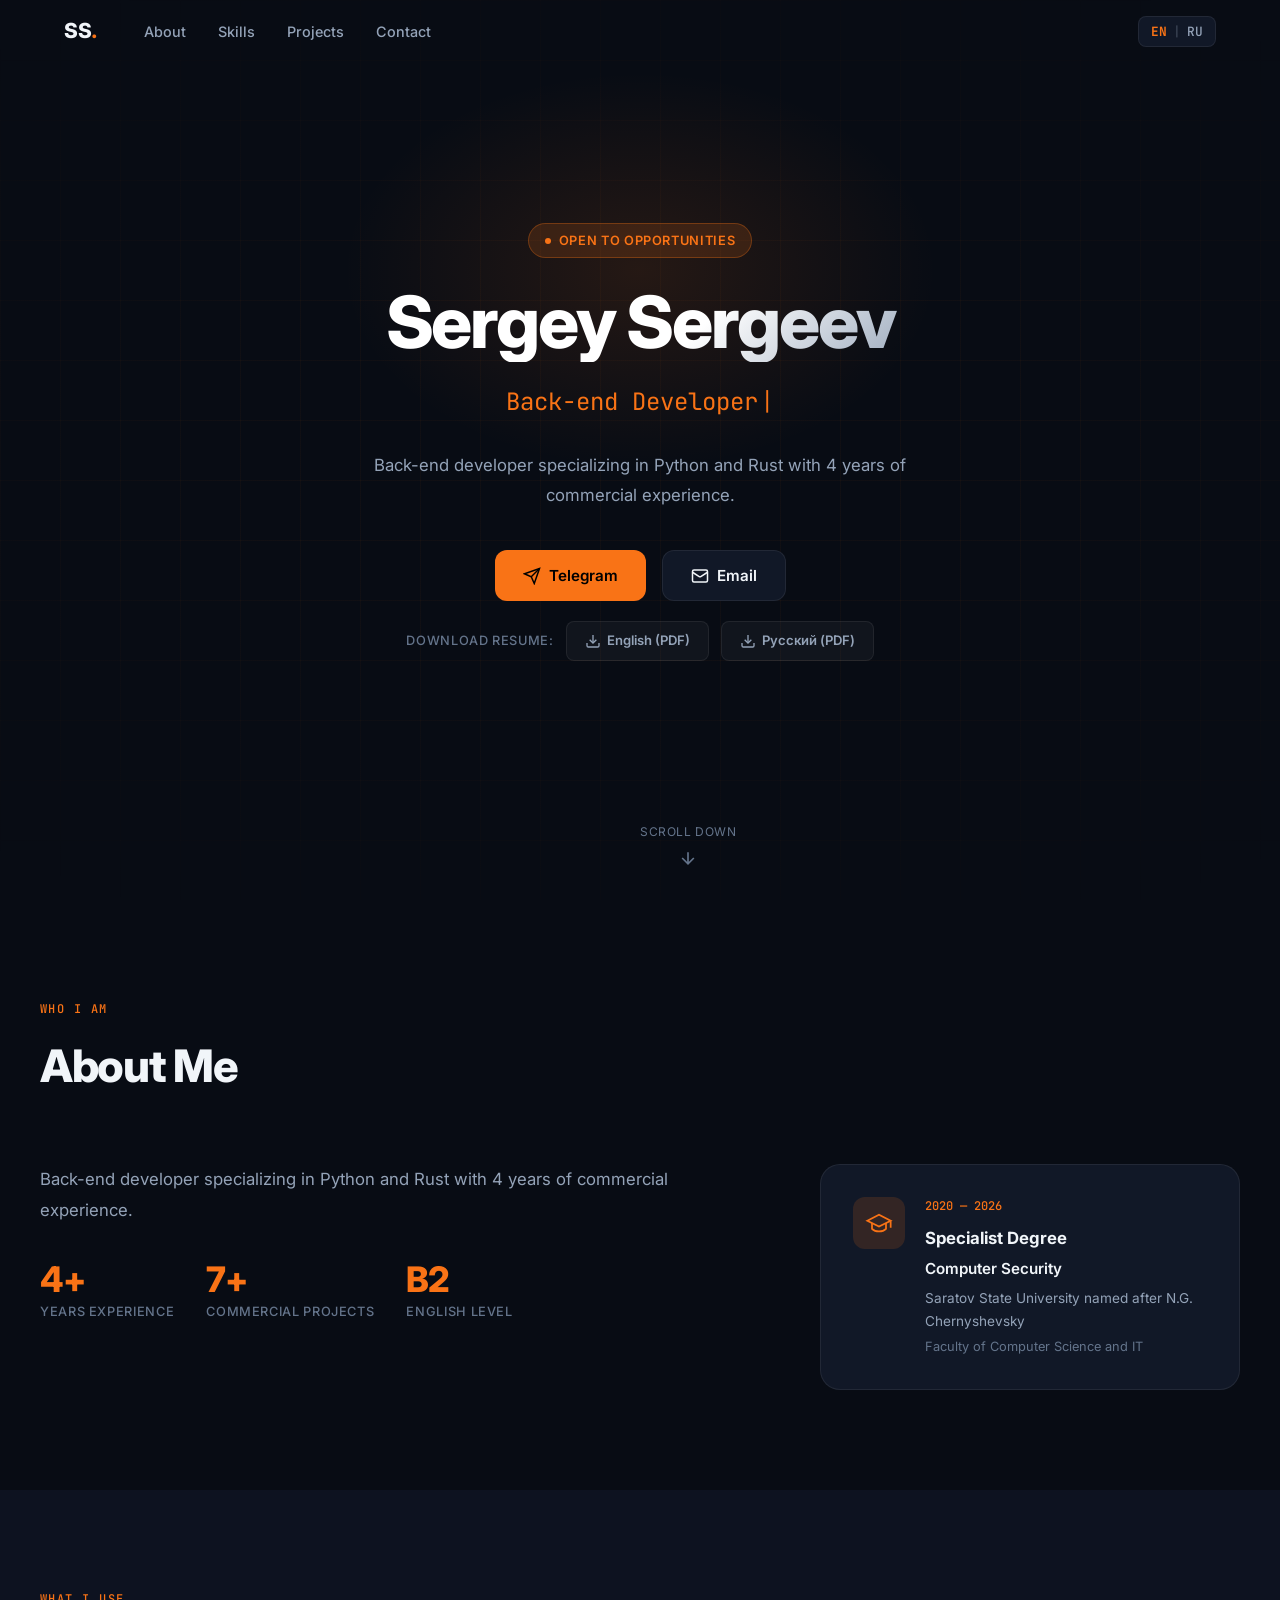
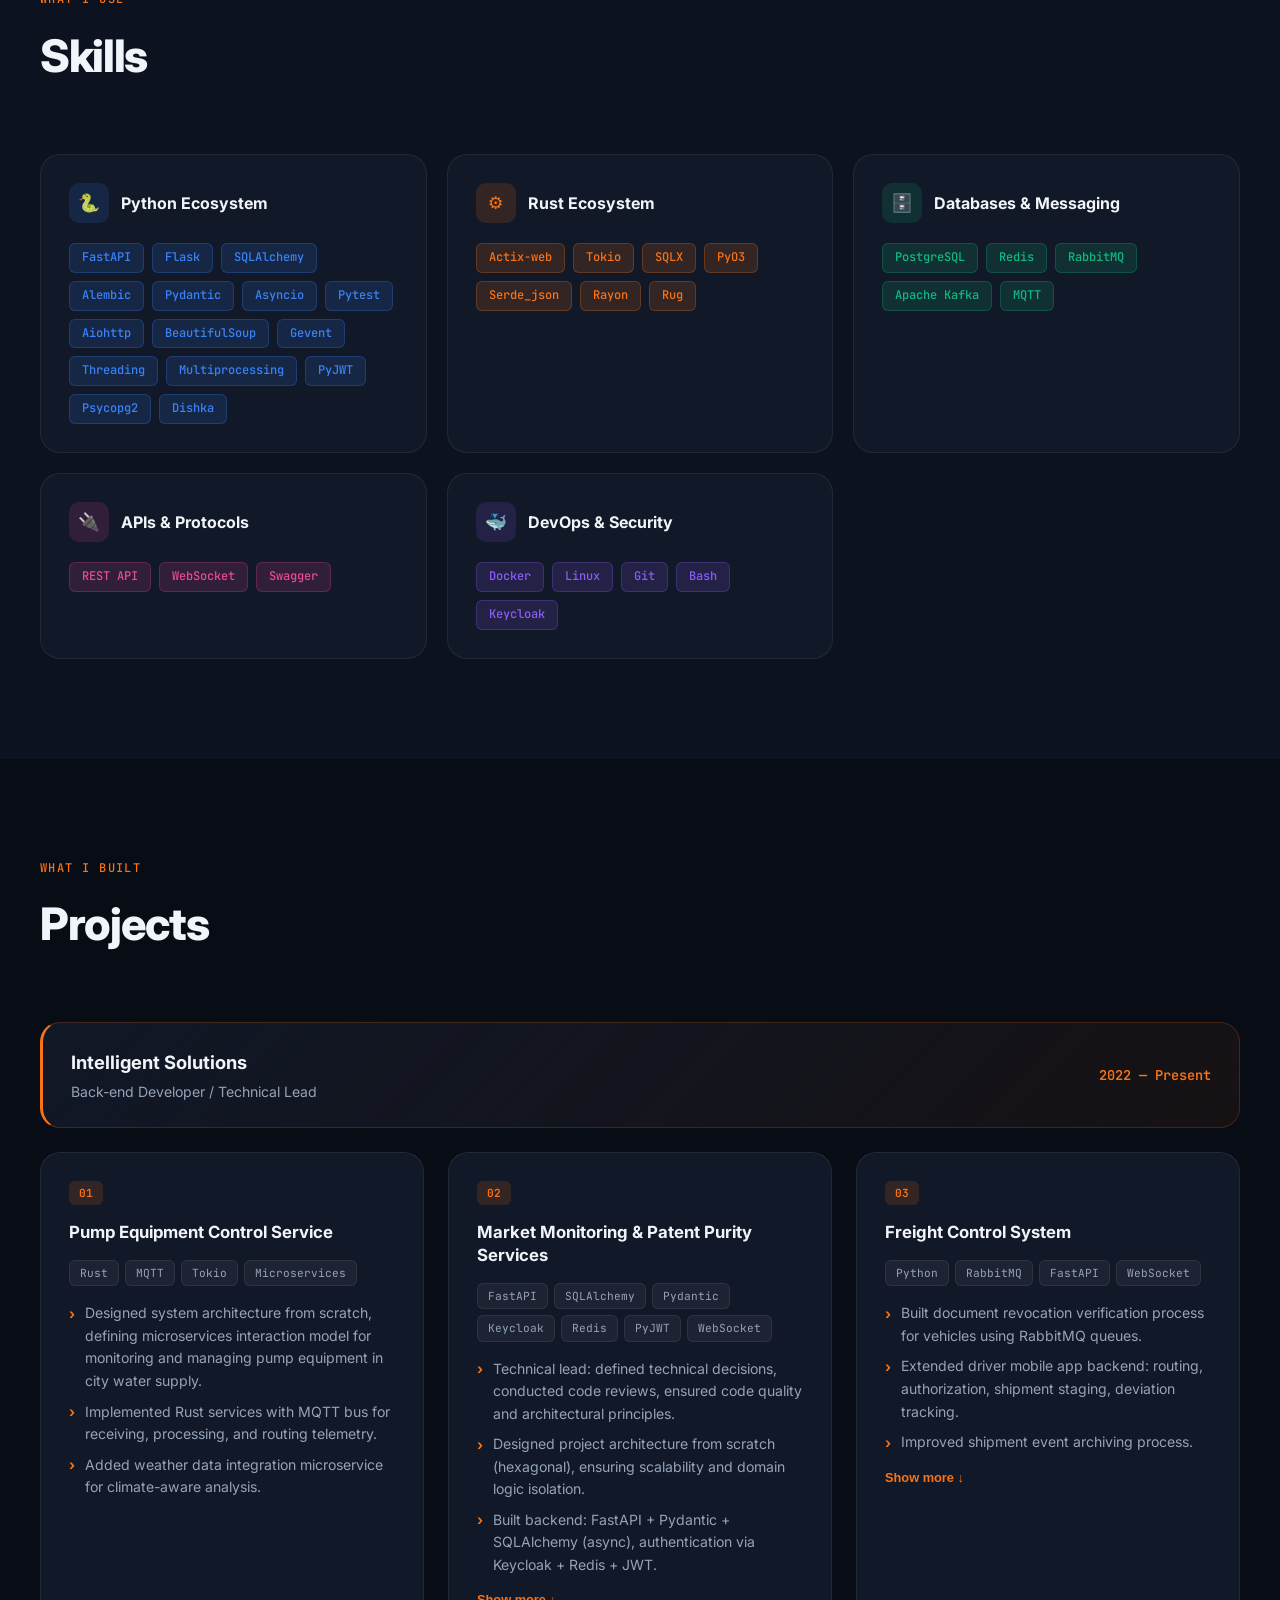
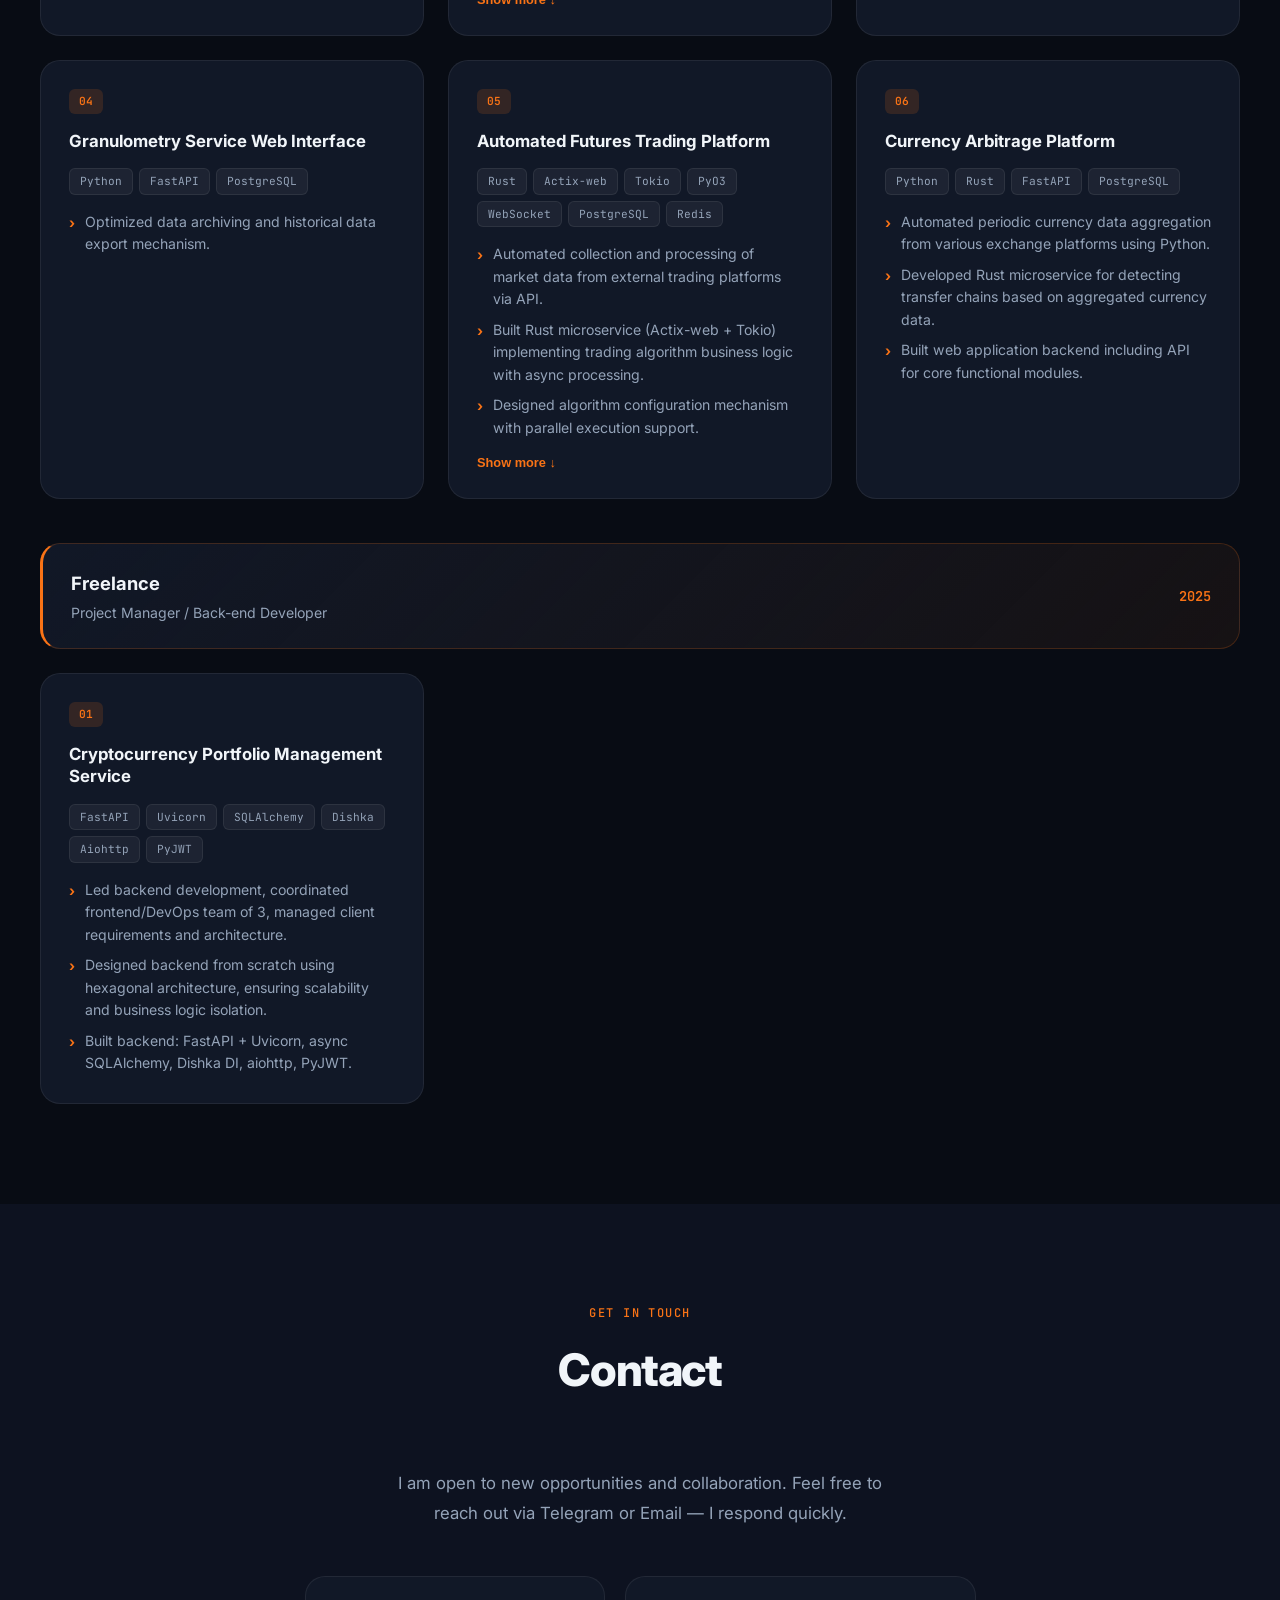
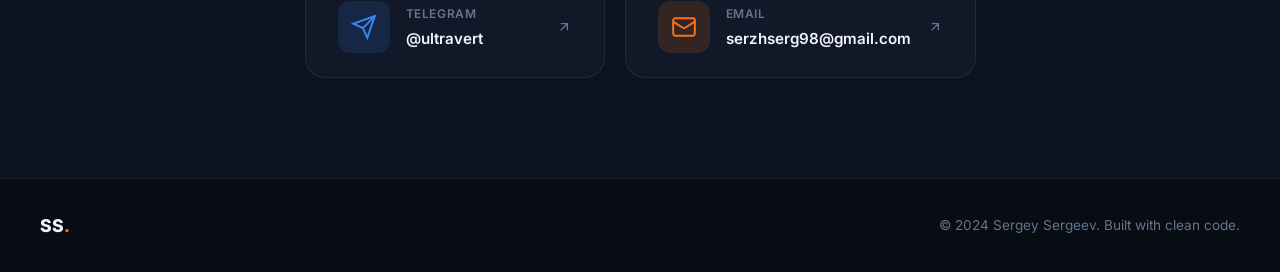
<file: index.html>
<!DOCTYPE html>
<html lang="en">
<head>
  <meta charset="UTF-8" />
  <meta name="viewport" content="width=device-width, initial-scale=1.0" />
  <title>Sergey Sergeev — Back-end Developer</title>
  <link rel="preconnect" href="https://fonts.googleapis.com" />
  <link rel="stylesheet" href="https://fonts.googleapis.com/css2?family=Inter:wght@300;400;500;600;700;800&family=JetBrains+Mono:wght@400;500&display=swap" />
  <link rel="stylesheet" href="css/style.css" />
</head>
<body>

  <!-- ── NAVBAR ── -->
  <nav id="navbar">
    <div class="nav-container">
      <a href="#hero" class="nav-logo">SS<span class="logo-dot">.</span></a>
      <ul class="nav-links" id="navLinks">
        <li><a href="#about"    data-i18n="nav_about">About</a></li>
        <li><a href="#skills"   data-i18n="nav_skills">Skills</a></li>
        <li><a href="#projects" data-i18n="nav_projects">Projects</a></li>
        <li><a href="#contact"  data-i18n="nav_contact">Contact</a></li>
      </ul>
      <div class="nav-right">
        <button class="lang-toggle" id="langToggle" aria-label="Switch language">
          <span class="lang-opt" data-lang="en">EN</span>
          <span class="lang-sep">|</span>
          <span class="lang-opt" data-lang="ru">RU</span>
        </button>
        <button class="hamburger" id="hamburger" aria-label="Menu">
          <span></span><span></span><span></span>
        </button>
      </div>
    </div>
  </nav>

  <!-- ── HERO ── -->
  <section id="hero">
    <div class="hero-bg-grid"></div>
    <div class="hero-glow"></div>
    <div class="hero-content">
      <div class="hero-badge" data-i18n="hero_badge">Open to opportunities</div>
      <h1 class="hero-name">Sergey Sergeev</h1>
      <div class="hero-role-wrap">
        <span class="hero-role" id="typingText"></span><span class="cursor">|</span>
      </div>
      <p class="hero-desc" data-i18n="hero_desc"></p>
      <div class="hero-cta">
        <a href="https://t.me/ultravert" class="btn btn-primary" target="_blank" rel="noopener">
          <svg width="18" height="18" viewBox="0 0 24 24" fill="none" stroke="currentColor" stroke-width="2"><line x1="22" y1="2" x2="11" y2="13"/><polygon points="22 2 15 22 11 13 2 9 22 2"/></svg>
          <span>Telegram</span>
        </a>
        <a href="mailto:serzhserg98@gmail.com" class="btn btn-secondary">
          <svg width="18" height="18" viewBox="0 0 24 24" fill="none" stroke="currentColor" stroke-width="2"><rect x="2" y="4" width="20" height="16" rx="2"/><path d="m22 7-8.97 5.7a1.94 1.94 0 0 1-2.06 0L2 7"/></svg>
          <span>Email</span>
        </a>
      </div>
      <div class="hero-downloads">
        <span class="hero-downloads-label" data-i18n="dl_label">Download Resume:</span>
        <a href="resume_en.pdf" class="btn-download" download>
          <svg width="16" height="16" viewBox="0 0 24 24" fill="none" stroke="currentColor" stroke-width="2"><path d="M21 15v4a2 2 0 0 1-2 2H5a2 2 0 0 1-2-2v-4"/><polyline points="7 10 12 15 17 10"/><line x1="12" y1="15" x2="12" y2="3"/></svg>
          <span>English (PDF)</span>
        </a>
        <a href="resume_ru.pdf" class="btn-download" download>
          <svg width="16" height="16" viewBox="0 0 24 24" fill="none" stroke="currentColor" stroke-width="2"><path d="M21 15v4a2 2 0 0 1-2 2H5a2 2 0 0 1-2-2v-4"/><polyline points="7 10 12 15 17 10"/><line x1="12" y1="15" x2="12" y2="3"/></svg>
          <span>Русский (PDF)</span>
        </a>
      </div>
    </div>
    <a href="#about" class="scroll-indicator">
      <span data-i18n="scroll_hint">Scroll down</span>
      <svg width="20" height="20" viewBox="0 0 24 24" fill="none" stroke="currentColor" stroke-width="2"><path d="M12 5v14M5 12l7 7 7-7"/></svg>
    </a>
  </section>

  <!-- ── ABOUT ── -->
  <section id="about" class="section">
    <div class="container">
      <div class="section-header">
        <span class="section-tag" data-i18n="about_tag">who i am</span>
        <h2 class="section-title" data-i18n="about_title">About Me</h2>
      </div>
      <div class="about-grid">
        <div class="about-text">
          <p data-i18n="about_p1"></p>
          <p data-i18n="about_p2"></p>
          <div class="about-stats">
            <div class="stat-item">
              <span class="stat-num">4+</span>
              <span class="stat-label" data-i18n="stat_exp">Years Experience</span>
            </div>
            <div class="stat-item">
              <span class="stat-num">7+</span>
              <span class="stat-label" data-i18n="stat_proj">Projects</span>
            </div>
            <div class="stat-item">
              <span class="stat-num">B2</span>
              <span class="stat-label" data-i18n="stat_en">English</span>
            </div>
          </div>
        </div>
        <div class="about-edu-wrap">
          <div class="edu-card reveal">
            <div class="edu-icon">
              <svg width="28" height="28" viewBox="0 0 24 24" fill="none" stroke="currentColor" stroke-width="1.5"><path d="M22 10v6M2 10l10-5 10 5-10 5z"/><path d="M6 12v5c3 3 9 3 12 0v-5"/></svg>
            </div>
            <div class="edu-body">
              <span class="edu-period">2020 — 2026</span>
              <h3 data-i18n="edu_degree">Specialist Degree</h3>
              <p class="edu-field" data-i18n="edu_field">Computer Security (10.05.01)</p>
              <p class="edu-uni" data-i18n="edu_uni">Saratov State University named after N.G. Chernyshevsky</p>
              <p class="edu-faculty" data-i18n="edu_faculty">Faculty of Computer Science and IT</p>
            </div>
          </div>
        </div>
      </div>
    </div>
  </section>

  <!-- ── SKILLS ── -->
  <section id="skills" class="section section-alt">
    <div class="container">
      <div class="section-header">
        <span class="section-tag" data-i18n="skills_tag">what i use</span>
        <h2 class="section-title" data-i18n="skills_title">Skills</h2>
      </div>
      <div class="skills-grid" id="skillsGrid">
        <!-- rendered by JS -->
      </div>
    </div>
  </section>

  <!-- ── PROJECTS ── -->
  <section id="projects" class="section">
    <div class="container">
      <div class="section-header">
        <span class="section-tag" data-i18n="projects_tag">what i built</span>
        <h2 class="section-title" data-i18n="projects_title">Projects</h2>
      </div>
      <!-- All projects shown together -->
      <div class="projects-grid" id="projectsGrid">
        <!-- rendered by JS -->
      </div>
    </div>
  </section>

  <!-- ── CONTACT ── -->
  <section id="contact" class="section section-alt">
    <div class="container contact-container">
      <div class="section-header">
        <span class="section-tag" data-i18n="contact_tag">get in touch</span>
        <h2 class="section-title" data-i18n="contact_title">Contact</h2>
      </div>
      <p class="contact-desc" data-i18n="contact_desc"></p>
      <div class="contact-cards">
        <a href="https://t.me/ultravert" class="contact-card reveal" target="_blank" rel="noopener">
          <div class="contact-icon contact-tg">
            <svg width="26" height="26" viewBox="0 0 24 24" fill="none" stroke="currentColor" stroke-width="1.8"><line x1="22" y1="2" x2="11" y2="13"/><polygon points="22 2 15 22 11 13 2 9 22 2"/></svg>
          </div>
          <div class="contact-info">
            <span class="contact-platform">Telegram</span>
            <span class="contact-handle">@ultravert</span>
          </div>
          <svg class="contact-arrow" width="16" height="16" viewBox="0 0 24 24" fill="none" stroke="currentColor" stroke-width="2"><path d="M7 17L17 7M7 7h10v10"/></svg>
        </a>
        <a href="mailto:serzhserg98@gmail.com" class="contact-card reveal" style="--delay:.1s">
          <div class="contact-icon contact-email">
            <svg width="26" height="26" viewBox="0 0 24 24" fill="none" stroke="currentColor" stroke-width="1.8"><rect x="2" y="4" width="20" height="16" rx="2"/><path d="m22 7-8.97 5.7a1.94 1.94 0 0 1-2.06 0L2 7"/></svg>
          </div>
          <div class="contact-info">
            <span class="contact-platform">Email</span>
            <span class="contact-handle">serzhserg98@gmail.com</span>
          </div>
          <svg class="contact-arrow" width="16" height="16" viewBox="0 0 24 24" fill="none" stroke="currentColor" stroke-width="2"><path d="M7 17L17 7M7 7h10v10"/></svg>
        </a>
      </div>
    </div>
  </section>

  <!-- ── FOOTER ── -->
  <footer>
    <div class="container footer-inner">
      <span class="footer-logo">SS<span class="logo-dot">.</span></span>
      <p data-i18n="footer_text">© 2024 Sergey Sergeev. Built with ❤️ and clean code.</p>
    </div>
  </footer>

  <script src="js/main.js"></script>
</body>
</html>
</file>
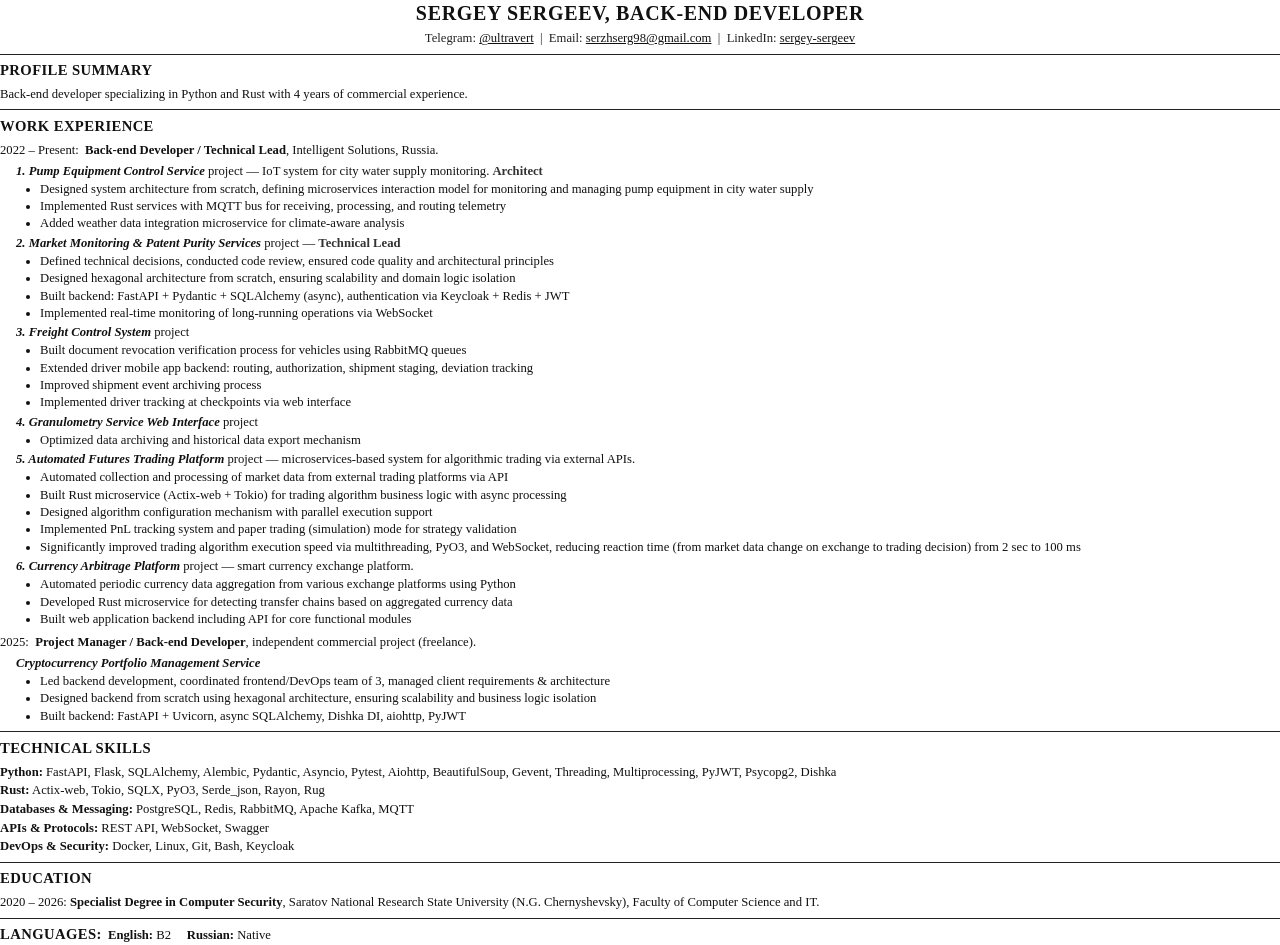
<file: resume_en.html>
<!DOCTYPE html>
<html lang="en">
<head>
<meta charset="UTF-8"/>
<style>
@page {
  size: A4;
  margin: 8mm 13mm 8mm 11mm;
}
* { box-sizing: border-box; margin: 0; padding: 0; }
body {
  font-family: 'Times New Roman', 'DejaVu Serif', Georgia, serif;
  font-size: 9.5pt;
  line-height: 1.32;
  color: #111;
}
a { color: #111; text-decoration: none; }

/* ── HEADER ── */
.header { text-align: center; margin-bottom: 5pt; }
.name { font-size: 15pt; font-weight: bold; text-transform: uppercase; letter-spacing: 0.5pt; margin-bottom: 3pt; }
.contacts { font-size: 9.5pt; color: #222; }
.contacts a { text-decoration: underline; }

hr { border: none; border-top: 0.8pt solid #222; margin: 4pt 0 5pt; }

/* ── SECTIONS ── */
.section-title {
  font-size: 11pt;
  font-weight: bold;
  text-transform: uppercase;
  margin-bottom: 4pt;
  letter-spacing: 0.3pt;
}
.subsection { margin-bottom: 5pt; }

/* ── WORK ENTRIES ── */
.entry { margin-bottom: 5pt; }
.entry-header { margin-bottom: 2pt; }
.entry-dates { font-weight: normal; }
.entry-role { font-weight: bold; }

.project-title { font-weight: bold; font-style: italic; display: inline; }
.project-role { font-weight: bold; color: #333; }

/* Projects indented relative to entry-header */
.entry p { margin-left: 12pt; }
ul { margin-left: 30pt; margin-top: 1pt; margin-bottom: 2pt; }
li { margin-bottom: 0.5pt; }

/* ── SKILLS ── */
.skills-block { margin-bottom: 4pt; }
.skills-block p { margin-bottom: 1.5pt; margin-left: 0; }
.skill-cat { font-weight: bold; }

/* ── EDUCATION ── */
.edu-entry { margin-bottom: 2pt; }
</style>
</head>
<body>

<div class="header">
  <div class="name">Sergey Sergeev, Back-end Developer</div>
  <div class="contacts">
    Telegram: <a href="https://t.me/ultravert">@ultravert</a> &nbsp;|&nbsp;
    Email: <a href="mailto:serzhserg98@gmail.com">serzhserg98@gmail.com</a> &nbsp;|&nbsp;
    LinkedIn: <a href="https://www.linkedin.com/in/sergey-sergeev-9b47a33b5/">sergey-sergeev</a>
  </div>
</div>
<hr/>

<!-- PROFILE SUMMARY -->
<div class="subsection">
  <div class="section-title">Profile Summary</div>
  <p style="margin-left:0">Back-end developer specializing in Python and Rust with 4 years of commercial experience.</p>
</div>
<hr/>

<!-- WORK EXPERIENCE -->
<div class="subsection">
  <div class="section-title">Work Experience</div>

  <div class="entry">
    <div class="entry-header">
      <span class="entry-dates">2022 – Present:</span>&nbsp;
      <span class="entry-role">Back-end Developer / Technical Lead</span>, Intelligent Solutions, Russia.
    </div>

    <p style="margin-top:3pt"><span class="project-title">1. Pump Equipment Control Service</span> project — IoT system for city water supply monitoring. <span class="project-role">Architect</span></p>
    <ul>
      <li>Designed system architecture from scratch, defining microservices interaction model for monitoring and managing pump equipment in city water supply</li>
      <li>Implemented Rust services with MQTT bus for receiving, processing, and routing telemetry</li>
      <li>Added weather data integration microservice for climate-aware analysis</li>
    </ul>

    <p><span class="project-title">2. Market Monitoring &amp; Patent Purity Services</span> project — <span class="project-role">Technical Lead</span></p>
    <ul>
      <li>Defined technical decisions, conducted code review, ensured code quality and architectural principles</li>
      <li>Designed hexagonal architecture from scratch, ensuring scalability and domain logic isolation</li>
      <li>Built backend: FastAPI + Pydantic + SQLAlchemy (async), authentication via Keycloak + Redis + JWT</li>
      <li>Implemented real-time monitoring of long-running operations via WebSocket</li>
    </ul>

    <p><span class="project-title">3. Freight Control System</span> project</p>
    <ul>
      <li>Built document revocation verification process for vehicles using RabbitMQ queues</li>
      <li>Extended driver mobile app backend: routing, authorization, shipment staging, deviation tracking</li>
      <li>Improved shipment event archiving process</li>
      <li>Implemented driver tracking at checkpoints via web interface</li>
    </ul>

    <p><span class="project-title">4. Granulometry Service Web Interface</span> project</p>
    <ul>
      <li>Optimized data archiving and historical data export mechanism</li>
    </ul>

    <p><span class="project-title">5. Automated Futures Trading Platform</span> project — microservices-based system for algorithmic trading via external APIs.</p>
    <ul>
      <li>Automated collection and processing of market data from external trading platforms via API</li>
      <li>Built Rust microservice (Actix-web + Tokio) for trading algorithm business logic with async processing</li>
      <li>Designed algorithm configuration mechanism with parallel execution support</li>
      <li>Implemented PnL tracking system and paper trading (simulation) mode for strategy validation</li>
      <li>Significantly improved trading algorithm execution speed via multithreading, PyO3, and WebSocket, reducing reaction time (from market data change on exchange to trading decision) from 2 sec to 100 ms</li>
    </ul>

    <p><span class="project-title">6. Currency Arbitrage Platform</span> project — smart currency exchange platform.</p>
    <ul>
      <li>Automated periodic currency data aggregation from various exchange platforms using Python</li>
      <li>Developed Rust microservice for detecting transfer chains based on aggregated currency data</li>
      <li>Built web application backend including API for core functional modules</li>
    </ul>

  </div>

  <div class="entry" style="margin-top:5pt">
    <div class="entry-header">
      <span class="entry-dates">2025:</span>&nbsp;
      <span class="entry-role">Project Manager / Back-end Developer</span>, independent commercial project (freelance).
    </div>

    <p style="margin-top:3pt"><span class="project-title">Cryptocurrency Portfolio Management Service</span></p>
    <ul>
      <li>Led backend development, coordinated frontend/DevOps team of 3, managed client requirements &amp; architecture</li>
      <li>Designed backend from scratch using hexagonal architecture, ensuring scalability and business logic isolation</li>
      <li>Built backend: FastAPI + Uvicorn, async SQLAlchemy, Dishka DI, aiohttp, PyJWT</li>
    </ul>
  </div>
</div>
<hr/>

<!-- TECHNICAL SKILLS -->
<div class="subsection">
  <div class="section-title">Technical Skills</div>
  <div class="skills-block">
    <p><span class="skill-cat">Python:</span> FastAPI, Flask, SQLAlchemy, Alembic, Pydantic, Asyncio, Pytest, Aiohttp, BeautifulSoup, Gevent, Threading, Multiprocessing, PyJWT, Psycopg2, Dishka</p>
    <p><span class="skill-cat">Rust:</span> Actix-web, Tokio, SQLX, PyO3, Serde_json, Rayon, Rug</p>
    <p><span class="skill-cat">Databases &amp; Messaging:</span> PostgreSQL, Redis, RabbitMQ, Apache Kafka, MQTT</p>
    <p><span class="skill-cat">APIs &amp; Protocols:</span> REST API, WebSocket, Swagger</p>
    <p><span class="skill-cat">DevOps &amp; Security:</span> Docker, Linux, Git, Bash, Keycloak</p>
  </div>
</div>
<hr/>

<!-- EDUCATION -->
<div class="subsection">
  <div class="section-title">Education</div>
  <div class="edu-entry">2020 – 2026: <strong>Specialist Degree in Computer Security</strong>, Saratov National Research State University (N.G. Chernyshevsky), Faculty of Computer Science and IT.</div>
</div>
<hr/>

<!-- LANGUAGES -->
<div class="subsection" style="margin-bottom:0">
  <p style="margin-left:0"><span style="font-weight:bold; text-transform:uppercase; font-size:11pt; letter-spacing:0.3pt">Languages:</span> &nbsp;<strong>English:</strong> B2 &nbsp;&nbsp;&nbsp; <strong>Russian:</strong> Native</p>
</div>

</body>
</html>
</file>
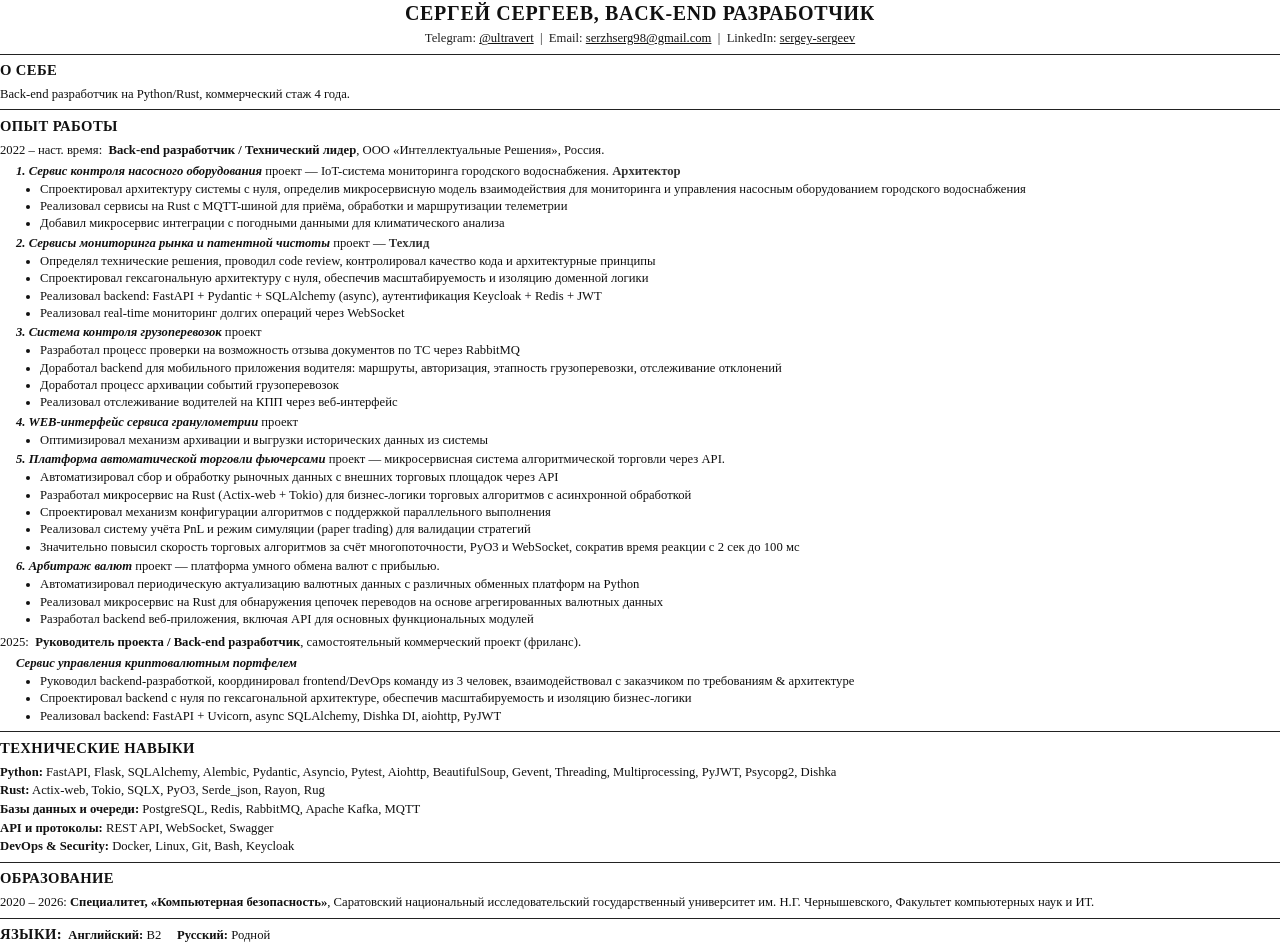
<file: resume_ru.html>
<!DOCTYPE html>
<html lang="ru">
<head>
<meta charset="UTF-8"/>
<style>
@page {
  size: A4;
  margin: 8mm 13mm 8mm 11mm;
}
* { box-sizing: border-box; margin: 0; padding: 0; }
body {
  font-family: 'Times New Roman', 'DejaVu Serif', Georgia, serif;
  font-size: 9.5pt;
  line-height: 1.32;
  color: #111;
}
a { color: #111; text-decoration: none; }

/* ── HEADER ── */
.header { text-align: center; margin-bottom: 5pt; }
.name { font-size: 15pt; font-weight: bold; text-transform: uppercase; letter-spacing: 0.5pt; margin-bottom: 3pt; }
.contacts { font-size: 9.5pt; color: #222; }
.contacts a { text-decoration: underline; }

hr { border: none; border-top: 0.8pt solid #222; margin: 4pt 0 5pt; }

/* ── SECTIONS ── */
.section-title {
  font-size: 11pt;
  font-weight: bold;
  text-transform: uppercase;
  margin-bottom: 4pt;
  letter-spacing: 0.3pt;
}
.subsection { margin-bottom: 5pt; }

/* ── WORK ENTRIES ── */
.entry { margin-bottom: 5pt; }
.entry-header { margin-bottom: 2pt; }
.entry-dates { font-weight: normal; }
.entry-role { font-weight: bold; }

.project-title { font-weight: bold; font-style: italic; display: inline; }
.project-role { font-weight: bold; color: #333; }

/* Projects indented relative to entry-header */
.entry p { margin-left: 12pt; }
ul { margin-left: 30pt; margin-top: 1pt; margin-bottom: 2pt; }
li { margin-bottom: 0.5pt; }

/* ── SKILLS ── */
.skills-block { margin-bottom: 4pt; }
.skills-block p { margin-bottom: 1.5pt; margin-left: 0; }
.skill-cat { font-weight: bold; }

/* ── EDUCATION ── */
.edu-entry { margin-bottom: 2pt; }
</style>
</head>
<body>

<div class="header">
  <div class="name">Сергей Сергеев, Back-end разработчик</div>
  <div class="contacts">
    Telegram: <a href="https://t.me/ultravert">@ultravert</a> &nbsp;|&nbsp;
    Email: <a href="mailto:serzhserg98@gmail.com">serzhserg98@gmail.com</a> &nbsp;|&nbsp;
    LinkedIn: <a href="https://www.linkedin.com/in/sergey-sergeev-9b47a33b5/">sergey-sergeev</a>
  </div>
</div>
<hr/>

<!-- О СЕБЕ -->
<div class="subsection">
  <div class="section-title">О себе</div>
  <p style="margin-left:0">Back-end разработчик на Python/Rust, коммерческий стаж 4 года.</p>
</div>
<hr/>

<!-- ОПЫТ РАБОТЫ -->
<div class="subsection">
  <div class="section-title">Опыт работы</div>

  <div class="entry">
    <div class="entry-header">
      <span class="entry-dates">2022 – наст. время:</span>&nbsp;
      <span class="entry-role">Back-end разработчик / Технический лидер</span>, ООО «Интеллектуальные Решения», Россия.
    </div>

    <p style="margin-top:3pt"><span class="project-title">1. Сервис контроля насосного оборудования</span> проект — IoT-система мониторинга городского водоснабжения. <span class="project-role">Архитектор</span></p>
    <ul>
      <li>Спроектировал архитектуру системы с нуля, определив микросервисную модель взаимодействия для мониторинга и управления насосным оборудованием городского водоснабжения</li>
      <li>Реализовал сервисы на Rust с MQTT-шиной для приёма, обработки и маршрутизации телеметрии</li>
      <li>Добавил микросервис интеграции с погодными данными для климатического анализа</li>
    </ul>

    <p><span class="project-title">2. Сервисы мониторинга рынка и патентной чистоты</span> проект — <span class="project-role">Техлид</span></p>
    <ul>
      <li>Определял технические решения, проводил code review, контролировал качество кода и архитектурные принципы</li>
      <li>Спроектировал гексагональную архитектуру с нуля, обеспечив масштабируемость и изоляцию доменной логики</li>
      <li>Реализовал backend: FastAPI + Pydantic + SQLAlchemy (async), аутентификация Keycloak + Redis + JWT</li>
      <li>Реализовал real-time мониторинг долгих операций через WebSocket</li>
    </ul>

    <p><span class="project-title">3. Система контроля грузоперевозок</span> проект</p>
    <ul>
      <li>Разработал процесс проверки на возможность отзыва документов по ТС через RabbitMQ</li>
      <li>Доработал backend для мобильного приложения водителя: маршруты, авторизация, этапность грузоперевозки, отслеживание отклонений</li>
      <li>Доработал процесс архивации событий грузоперевозок</li>
      <li>Реализовал отслеживание водителей на КПП через веб-интерфейс</li>
    </ul>

    <p><span class="project-title">4. WEB-интерфейс сервиса гранулометрии</span> проект</p>
    <ul>
      <li>Оптимизировал механизм архивации и выгрузки исторических данных из системы</li>
    </ul>

    <p><span class="project-title">5. Платформа автоматической торговли фьючерсами</span> проект — микросервисная система алгоритмической торговли через API.</p>
    <ul>
      <li>Автоматизировал сбор и обработку рыночных данных с внешних торговых площадок через API</li>
      <li>Разработал микросервис на Rust (Actix-web + Tokio) для бизнес-логики торговых алгоритмов с асинхронной обработкой</li>
      <li>Спроектировал механизм конфигурации алгоритмов с поддержкой параллельного выполнения</li>
      <li>Реализовал систему учёта PnL и режим симуляции (paper trading) для валидации стратегий</li>
      <li>Значительно повысил скорость торговых алгоритмов за счёт многопоточности, PyO3 и WebSocket, сократив время реакции с 2 сек до 100 мс</li>
    </ul>

    <p><span class="project-title">6. Арбитраж валют</span> проект — платформа умного обмена валют с прибылью.</p>
    <ul>
      <li>Автоматизировал периодическую актуализацию валютных данных с различных обменных платформ на Python</li>
      <li>Реализовал микросервис на Rust для обнаружения цепочек переводов на основе агрегированных валютных данных</li>
      <li>Разработал backend веб-приложения, включая API для основных функциональных модулей</li>
    </ul>

  </div>

  <div class="entry" style="margin-top:5pt">
    <div class="entry-header">
      <span class="entry-dates">2025:</span>&nbsp;
      <span class="entry-role">Руководитель проекта / Back-end разработчик</span>, самостоятельный коммерческий проект (фриланс).
    </div>

    <p style="margin-top:3pt"><span class="project-title">Сервис управления криптовалютным портфелем</span></p>
    <ul>
      <li>Руководил backend-разработкой, координировал frontend/DevOps команду из 3 человек, взаимодействовал с заказчиком по требованиям &amp; архитектуре</li>
      <li>Спроектировал backend с нуля по гексагональной архитектуре, обеспечив масштабируемость и изоляцию бизнес-логики</li>
      <li>Реализовал backend: FastAPI + Uvicorn, async SQLAlchemy, Dishka DI, aiohttp, PyJWT</li>
    </ul>
  </div>
</div>
<hr/>

<!-- ТЕХНИЧЕСКИЕ НАВЫКИ -->
<div class="subsection">
  <div class="section-title">Технические навыки</div>
  <div class="skills-block">
    <p><span class="skill-cat">Python:</span> FastAPI, Flask, SQLAlchemy, Alembic, Pydantic, Asyncio, Pytest, Aiohttp, BeautifulSoup, Gevent, Threading, Multiprocessing, PyJWT, Psycopg2, Dishka</p>
    <p><span class="skill-cat">Rust:</span> Actix-web, Tokio, SQLX, PyO3, Serde_json, Rayon, Rug</p>
    <p><span class="skill-cat">Базы данных и очереди:</span> PostgreSQL, Redis, RabbitMQ, Apache Kafka, MQTT</p>
    <p><span class="skill-cat">API и протоколы:</span> REST API, WebSocket, Swagger</p>
    <p><span class="skill-cat">DevOps &amp; Security:</span> Docker, Linux, Git, Bash, Keycloak</p>
  </div>
</div>
<hr/>

<!-- ОБРАЗОВАНИЕ -->
<div class="subsection">
  <div class="section-title">Образование</div>
  <div class="edu-entry">2020 – 2026: <strong>Специалитет, «Компьютерная безопасность»</strong>, Саратовский национальный исследовательский государственный университет им. Н.Г. Чернышевского, Факультет компьютерных наук и ИТ.</div>
</div>
<hr/>

<!-- ЯЗЫКИ -->
<div class="subsection" style="margin-bottom:0">
  <p style="margin-left:0"><span style="font-weight:bold; text-transform:uppercase; font-size:11pt; letter-spacing:0.3pt">Языки:</span> &nbsp;<strong>Английский:</strong> B2 &nbsp;&nbsp;&nbsp; <strong>Русский:</strong> Родной</p>
</div>

</body>
</html>
</file>
<file: css/style.css>
/* ══════════════════════════════════════════
   RESET & BASE
══════════════════════════════════════════ */
*, *::before, *::after { box-sizing: border-box; margin: 0; padding: 0; }

:root {
  --bg:          #080c14;
  --bg-alt:      #0d1220;
  --bg-card:     #111827;
  --bg-card-h:   #161f30;
  --border:      rgba(255,255,255,.07);
  --accent:      #f97316;
  --accent-dim:  rgba(249,115,22,.15);
  --accent2:     #6366f1;
  --accent2-dim: rgba(99,102,241,.15);
  --green:       #10b981;
  --green-dim:   rgba(16,185,129,.15);
  --pink:        #ec4899;
  --pink-dim:    rgba(236,72,153,.15);
  --purple:      #8b5cf6;
  --purple-dim:  rgba(139,92,246,.15);
  --blue:        #3b82f6;
  --blue-dim:    rgba(59,130,246,.15);
  --text:        #f1f5f9;
  --text-muted:  #94a3b8;
  --text-dim:    #64748b;
  --radius:      12px;
  --radius-lg:   20px;
  --shadow:      0 4px 24px rgba(0,0,0,.4);
  --shadow-lg:   0 8px 40px rgba(0,0,0,.5);
  --nav-h:       64px;
  --transition:  .25s cubic-bezier(.4,0,.2,1);
}

html { scroll-behavior: smooth; scrollbar-width: thin; scrollbar-color: var(--accent) var(--bg); }
body {
  font-family: 'Inter', system-ui, sans-serif;
  background: var(--bg);
  color: var(--text);
  line-height: 1.65;
  overflow-x: hidden;
}
::selection { background: var(--accent); color: #000; }
a { text-decoration: none; color: inherit; }
ul { list-style: none; }
img { max-width: 100%; display: block; }

/* ══════════════════════════════════════════
   NAVBAR
══════════════════════════════════════════ */
#navbar {
  position: fixed;
  top: 0; left: 0; right: 0;
  height: var(--nav-h);
  z-index: 100;
  transition: background var(--transition), backdrop-filter var(--transition), border-color var(--transition), box-shadow var(--transition);
  border-bottom: 1px solid transparent;
}
#navbar.scrolled {
  background: rgba(8,12,20,.85);
  backdrop-filter: blur(16px);
  -webkit-backdrop-filter: blur(16px);
  border-color: var(--border);
  box-shadow: 0 1px 24px rgba(0,0,0,.5);
}
.nav-container {
  max-width: 1200px;
  margin: 0 auto;
  padding: 0 24px;
  height: 100%;
  display: flex;
  align-items: center;
  gap: 32px;
}
.nav-logo {
  font-size: 1.3rem;
  font-weight: 800;
  letter-spacing: -.5px;
  color: var(--text);
  flex-shrink: 0;
}
.logo-dot { color: var(--accent); }

.nav-links {
  display: flex;
  gap: 4px;
  flex: 1;
}
.nav-links a {
  padding: 6px 14px;
  border-radius: 8px;
  font-size: .9rem;
  font-weight: 500;
  color: var(--text-muted);
  transition: color var(--transition), background var(--transition);
}
.nav-links a:hover,
.nav-links a.active { color: var(--text); background: rgba(255,255,255,.07); }

.nav-right { margin-left: auto; display: flex; align-items: center; gap: 12px; }

.lang-toggle {
  display: flex;
  align-items: center;
  gap: 6px;
  background: var(--bg-card);
  border: 1px solid var(--border);
  border-radius: 8px;
  padding: 6px 12px;
  cursor: pointer;
  font-family: 'JetBrains Mono', monospace;
  font-size: .8rem;
  font-weight: 500;
  color: var(--text-muted);
  transition: border-color var(--transition), background var(--transition);
}
.lang-toggle:hover { border-color: var(--accent); background: var(--accent-dim); }
.lang-sep { opacity: .3; }
.lang-opt { cursor: pointer; transition: color var(--transition); }
.lang-opt.active { color: var(--accent); font-weight: 700; }

.hamburger {
  display: none;
  flex-direction: column;
  gap: 5px;
  background: none;
  border: none;
  cursor: pointer;
  padding: 4px;
}
.hamburger span {
  display: block;
  width: 22px; height: 2px;
  background: var(--text-muted);
  border-radius: 2px;
  transition: transform var(--transition), opacity var(--transition);
}
.hamburger.open span:nth-child(1) { transform: translateY(7px) rotate(45deg); }
.hamburger.open span:nth-child(2) { opacity: 0; }
.hamburger.open span:nth-child(3) { transform: translateY(-7px) rotate(-45deg); }

/* ══════════════════════════════════════════
   HERO
══════════════════════════════════════════ */
#hero {
  min-height: 100vh;
  display: flex;
  flex-direction: column;
  align-items: center;
  justify-content: center;
  position: relative;
  overflow: hidden;
  padding: var(--nav-h) 24px 80px;
  text-align: center;
}

.hero-bg-grid {
  position: absolute;
  inset: 0;
  background-image:
    linear-gradient(rgba(249,115,22,.04) 1px, transparent 1px),
    linear-gradient(90deg, rgba(249,115,22,.04) 1px, transparent 1px);
  background-size: 60px 60px;
  mask-image: radial-gradient(ellipse 80% 60% at 50% 50%, black 40%, transparent 100%);
}

.hero-glow {
  position: absolute;
  top: 30%;
  left: 50%;
  transform: translate(-50%, -50%);
  width: 600px; height: 400px;
  background: radial-gradient(ellipse, rgba(249,115,22,.12) 0%, transparent 70%);
  pointer-events: none;
}

.hero-content { position: relative; z-index: 1; max-width: 760px; }

.hero-badge {
  display: inline-flex;
  align-items: center;
  gap: 8px;
  background: var(--accent-dim);
  border: 1px solid rgba(249,115,22,.3);
  color: var(--accent);
  font-size: .8rem;
  font-weight: 600;
  letter-spacing: .05em;
  text-transform: uppercase;
  padding: 6px 16px;
  border-radius: 100px;
  margin-bottom: 24px;
  animation: fadeUp .6s ease both;
}
.hero-badge::before {
  content: '';
  width: 6px; height: 6px;
  border-radius: 50%;
  background: var(--accent);
  animation: pulse 2s infinite;
}
@keyframes pulse {
  0%,100% { opacity: 1; transform: scale(1); }
  50% { opacity: .5; transform: scale(1.4); }
}

.hero-name {
  font-size: clamp(2.6rem, 6vw, 4.5rem);
  font-weight: 800;
  letter-spacing: -.03em;
  line-height: 1.1;
  margin-bottom: 16px;
  animation: fadeUp .6s .1s ease both;
  background: linear-gradient(135deg, #fff 60%, var(--text-muted));
  -webkit-background-clip: text;
  -webkit-text-fill-color: transparent;
  background-clip: text;
}

.hero-role-wrap {
  font-family: 'JetBrains Mono', monospace;
  font-size: clamp(1.1rem, 2.5vw, 1.5rem);
  color: var(--accent);
  margin-bottom: 24px;
  height: 2em;
  display: flex;
  align-items: center;
  justify-content: center;
  gap: 2px;
  animation: fadeUp .6s .2s ease both;
}

.cursor {
  color: var(--accent);
  animation: blink .8s step-start infinite;
  font-weight: 300;
}
@keyframes blink { 50% { opacity: 0; } }

.hero-desc {
  font-size: 1.05rem;
  color: var(--text-muted);
  max-width: 580px;
  margin: 0 auto 40px;
  line-height: 1.8;
  animation: fadeUp .6s .3s ease both;
}

.hero-cta {
  display: flex;
  gap: 16px;
  justify-content: center;
  flex-wrap: wrap;
  animation: fadeUp .6s .4s ease both;
}

.btn {
  display: inline-flex;
  align-items: center;
  gap: 8px;
  padding: 12px 28px;
  border-radius: var(--radius);
  font-weight: 600;
  font-size: .95rem;
  transition: all var(--transition);
  cursor: pointer;
  border: none;
}
.btn-primary {
  background: var(--accent);
  color: #000;
}
.btn-primary:hover {
  background: #fb923c;
  transform: translateY(-2px);
  box-shadow: 0 8px 24px rgba(249,115,22,.35);
}
.btn-secondary {
  background: var(--bg-card);
  color: var(--text);
  border: 1px solid var(--border);
}
.btn-secondary:hover {
  background: var(--bg-card-h);
  border-color: rgba(255,255,255,.15);
  transform: translateY(-2px);
  box-shadow: var(--shadow);
}

/* ── Download buttons ── */
.hero-downloads {
  display: flex;
  align-items: center;
  gap: 12px;
  justify-content: center;
  flex-wrap: wrap;
  margin-top: 20px;
  animation: fadeUp .6s .5s ease both;
}
.hero-downloads-label {
  font-size: .8rem;
  color: var(--text-dim);
  font-weight: 500;
  text-transform: uppercase;
  letter-spacing: .05em;
}
.btn-download {
  display: inline-flex;
  align-items: center;
  gap: 6px;
  padding: 8px 18px;
  border-radius: 8px;
  font-size: .82rem;
  font-weight: 600;
  color: var(--text-muted);
  background: rgba(255,255,255,.04);
  border: 1px solid var(--border);
  transition: all var(--transition);
}
.btn-download:hover {
  color: var(--accent);
  border-color: rgba(249,115,22,.35);
  background: var(--accent-dim);
  transform: translateY(-1px);
}

.scroll-indicator {
  position: absolute;
  bottom: 32px;
  left: 50%;
  transform: translateX(-50%);
  display: flex;
  flex-direction: column;
  align-items: center;
  gap: 6px;
  color: var(--text-dim);
  font-size: .75rem;
  letter-spacing: .05em;
  text-transform: uppercase;
  animation: fadeUp .6s .6s ease both, bounce 2s 1.5s ease infinite;
  text-decoration: none;
}
@keyframes bounce {
  0%,100% { transform: translateX(-50%) translateY(0); }
  50% { transform: translateX(-50%) translateY(6px); }
}

/* ══════════════════════════════════════════
   SHARED SECTION
══════════════════════════════════════════ */
.section { padding: 100px 24px; }
.section-alt { background: var(--bg-alt); }

.container { max-width: 1200px; margin: 0 auto; }

.section-header {
  margin-bottom: 60px;
}
.section-tag {
  font-family: 'JetBrains Mono', monospace;
  font-size: .75rem;
  font-weight: 500;
  color: var(--accent);
  text-transform: uppercase;
  letter-spacing: .12em;
  display: block;
  margin-bottom: 10px;
}
.section-title {
  font-size: clamp(1.8rem, 4vw, 2.8rem);
  font-weight: 800;
  letter-spacing: -.03em;
  color: var(--text);
}

/* ── Reveal animation ── */
.reveal {
  opacity: 0;
  transform: translateY(24px);
  transition: opacity .6s ease, transform .6s ease;
  transition-delay: var(--delay, 0s);
}
.reveal.visible { opacity: 1; transform: none; }

@keyframes fadeUp {
  from { opacity: 0; transform: translateY(20px); }
  to   { opacity: 1; transform: none; }
}

/* ══════════════════════════════════════════
   ABOUT
══════════════════════════════════════════ */
.about-grid {
  display: grid;
  grid-template-columns: 1fr 420px;
  gap: 60px;
  align-items: start;
}
.about-text p {
  color: var(--text-muted);
  font-size: 1.05rem;
  line-height: 1.85;
  margin-bottom: 20px;
}
.about-stats {
  display: flex;
  gap: 32px;
  margin-top: 36px;
  flex-wrap: wrap;
}
.stat-item {
  display: flex;
  flex-direction: column;
  gap: 4px;
}
.stat-num {
  font-size: 2.2rem;
  font-weight: 800;
  color: var(--accent);
  letter-spacing: -.03em;
  line-height: 1;
}
.stat-label {
  font-size: .8rem;
  color: var(--text-dim);
  font-weight: 500;
  text-transform: uppercase;
  letter-spacing: .05em;
}

.edu-card {
  background: var(--bg-card);
  border: 1px solid var(--border);
  border-radius: var(--radius-lg);
  padding: 32px;
  display: flex;
  gap: 20px;
  transition: border-color var(--transition), box-shadow var(--transition);
}
.edu-card:hover {
  border-color: rgba(249,115,22,.3);
  box-shadow: 0 0 32px rgba(249,115,22,.08);
}
.edu-icon {
  flex-shrink: 0;
  width: 52px; height: 52px;
  display: flex;
  align-items: center;
  justify-content: center;
  background: var(--accent-dim);
  border-radius: var(--radius);
  color: var(--accent);
}
.edu-body h3 {
  font-size: 1.05rem;
  font-weight: 700;
  margin-bottom: 4px;
}
.edu-period {
  font-family: 'JetBrains Mono', monospace;
  font-size: .75rem;
  color: var(--accent);
  font-weight: 500;
  display: block;
  margin-bottom: 8px;
}
.edu-field { font-weight: 600; color: var(--text); font-size: .95rem; margin-bottom: 6px; }
.edu-uni { color: var(--text-muted); font-size: .85rem; margin-bottom: 4px; }
.edu-faculty { color: var(--text-dim); font-size: .8rem; }

/* ══════════════════════════════════════════
   SKILLS
══════════════════════════════════════════ */
.skills-grid {
  display: grid;
  grid-template-columns: repeat(auto-fit, minmax(300px, 1fr));
  gap: 20px;
}
.skill-cat {
  background: var(--bg-card);
  border: 1px solid var(--border);
  border-radius: var(--radius-lg);
  padding: 28px;
  transition: border-color var(--transition), transform var(--transition), box-shadow var(--transition);
}
.skill-cat:hover {
  transform: translateY(-3px);
  box-shadow: var(--shadow);
}
.skill-cat-header {
  display: flex;
  align-items: center;
  gap: 12px;
  margin-bottom: 20px;
}
.skill-cat-icon {
  width: 40px; height: 40px;
  border-radius: 10px;
  display: flex;
  align-items: center;
  justify-content: center;
  font-size: 1.1rem;
}
.skill-cat-name {
  font-size: 1rem;
  font-weight: 700;
  color: var(--text);
}
.skill-tags {
  display: flex;
  flex-wrap: wrap;
  gap: 8px;
}
.skill-tag {
  font-family: 'JetBrains Mono', monospace;
  font-size: .75rem;
  font-weight: 500;
  padding: 4px 12px;
  border-radius: 6px;
  transition: transform var(--transition), box-shadow var(--transition);
  cursor: default;
  border: 1px solid transparent;
}
.skill-tag:hover {
  transform: translateY(-1px);
  box-shadow: 0 4px 12px rgba(0,0,0,.3);
}

/* ══════════════════════════════════════════
   PROJECTS
══════════════════════════════════════════ */
.tabs {
  display: flex;
  gap: 8px;
  margin-bottom: 40px;
  border-bottom: 1px solid var(--border);
  padding-bottom: 0;
}
.tab-btn {
  padding: 12px 24px;
  background: none;
  border: none;
  color: var(--text-muted);
  font-weight: 600;
  font-size: .9rem;
  cursor: pointer;
  border-bottom: 2px solid transparent;
  margin-bottom: -1px;
  transition: color var(--transition), border-color var(--transition);
}
.tab-btn:hover { color: var(--text); }
.tab-btn.active { color: var(--accent); border-bottom-color: var(--accent); }

.projects-grid {
  display: grid;
  grid-template-columns: repeat(auto-fill, minmax(360px, 1fr));
  gap: 24px;
}

.company-header {
  grid-column: 1 / -1;
  background: linear-gradient(135deg, var(--bg-card) 0%, rgba(249,115,22,.06) 100%);
  border: 1px solid rgba(249,115,22,.2);
  border-left: 3px solid var(--accent);
  border-radius: var(--radius-lg);
  padding: 24px 28px;
  display: flex;
  justify-content: space-between;
  align-items: center;
  flex-wrap: wrap;
  gap: 12px;
  opacity: 0;
  transform: translateY(20px);
  animation: fadeUp .5s ease forwards;
}
.company-header:not(:first-child) {
  margin-top: 20px;
}
.company-header h3 {
  font-size: 1.15rem;
  font-weight: 700;
  color: var(--text);
}
.company-header .company-role {
  font-size: .88rem;
  color: var(--text-muted);
  margin-top: 2px;
}
.company-header .company-period {
  font-family: 'JetBrains Mono', monospace;
  font-size: .85rem;
  color: var(--accent);
  font-weight: 600;
}

.project-card {
  background: var(--bg-card);
  border: 1px solid var(--border);
  border-radius: var(--radius-lg);
  padding: 28px;
  display: flex;
  flex-direction: column;
  gap: 16px;
  transition: border-color var(--transition), transform var(--transition), box-shadow var(--transition);
  opacity: 0;
  transform: translateY(20px);
  animation: fadeUp .5s ease forwards;
}
.project-card:hover {
  border-color: rgba(249,115,22,.25);
  transform: translateY(-4px);
  box-shadow: 0 12px 40px rgba(0,0,0,.4);
}

.project-header { display: flex; justify-content: space-between; align-items: flex-start; gap: 12px; }
.project-num {
  font-family: 'JetBrains Mono', monospace;
  font-size: .7rem;
  color: var(--accent);
  font-weight: 600;
  background: var(--accent-dim);
  padding: 3px 10px;
  border-radius: 6px;
  white-space: nowrap;
}
.project-company {
  font-size: .75rem;
  color: var(--text-dim);
  font-weight: 500;
}

.project-title {
  font-size: 1.05rem;
  font-weight: 700;
  line-height: 1.35;
  color: var(--text);
}

.project-tags { display: flex; flex-wrap: wrap; gap: 6px; }
.project-tag {
  font-family: 'JetBrains Mono', monospace;
  font-size: .7rem;
  padding: 3px 10px;
  background: rgba(255,255,255,.05);
  border: 1px solid var(--border);
  border-radius: 6px;
  color: var(--text-muted);
}

.project-bullets { padding-left: 0; display: flex; flex-direction: column; gap: 8px; }
.project-bullets li {
  display: flex;
  gap: 10px;
  font-size: .88rem;
  color: var(--text-muted);
  line-height: 1.6;
}
.project-bullets li::before {
  content: '›';
  color: var(--accent);
  font-weight: 700;
  flex-shrink: 0;
  margin-top: .05em;
}

.project-more {
  background: none;
  border: none;
  color: var(--accent);
  font-size: .8rem;
  font-weight: 600;
  cursor: pointer;
  padding: 0;
  text-align: left;
  transition: opacity var(--transition);
}
.project-more:hover { opacity: .7; }

/* ══════════════════════════════════════════
   CONTACT
══════════════════════════════════════════ */
.contact-container { text-align: center; }
.contact-desc {
  color: var(--text-muted);
  font-size: 1.05rem;
  max-width: 520px;
  margin: 0 auto 48px;
  line-height: 1.8;
}
.contact-cards {
  display: flex;
  gap: 20px;
  justify-content: center;
  flex-wrap: wrap;
}
.contact-card {
  display: flex;
  align-items: center;
  gap: 16px;
  background: var(--bg-card);
  border: 1px solid var(--border);
  border-radius: var(--radius-lg);
  padding: 24px 32px;
  min-width: 300px;
  transition: border-color var(--transition), transform var(--transition), box-shadow var(--transition);
  color: var(--text);
}
.contact-card:hover {
  transform: translateY(-4px);
  box-shadow: var(--shadow-lg);
  border-color: rgba(249,115,22,.3);
}
.contact-icon {
  width: 52px; height: 52px;
  border-radius: var(--radius);
  display: flex;
  align-items: center;
  justify-content: center;
  flex-shrink: 0;
}
.contact-tg { background: rgba(59,130,246,.15); color: var(--blue); }
.contact-email { background: rgba(249,115,22,.15); color: var(--accent); }
.contact-info { display: flex; flex-direction: column; gap: 2px; text-align: left; flex: 1; }
.contact-platform { font-size: .75rem; font-weight: 600; color: var(--text-dim); text-transform: uppercase; letter-spacing: .05em; }
.contact-handle { font-size: .95rem; font-weight: 600; color: var(--text); }
.contact-arrow { color: var(--text-dim); transition: transform var(--transition); flex-shrink: 0; }
.contact-card:hover .contact-arrow { transform: translate(2px, -2px); color: var(--accent); }

/* ══════════════════════════════════════════
   FOOTER
══════════════════════════════════════════ */
footer {
  border-top: 1px solid var(--border);
  padding: 32px 24px;
}
.footer-inner {
  display: flex;
  align-items: center;
  justify-content: space-between;
  gap: 16px;
  flex-wrap: wrap;
}
.footer-logo { font-size: 1.1rem; font-weight: 800; }
footer p { color: var(--text-dim); font-size: .85rem; }

/* ══════════════════════════════════════════
   MOBILE NAV OVERLAY
══════════════════════════════════════════ */
@media (max-width: 768px) {
  .hamburger { display: flex; }
  .nav-links {
    position: fixed;
    inset: var(--nav-h) 0 0 0;
    background: rgba(8,12,20,.97);
    backdrop-filter: blur(16px);
    flex-direction: column;
    align-items: center;
    justify-content: center;
    gap: 8px;
    transform: translateX(100%);
    transition: transform var(--transition);
    z-index: 99;
  }
  .nav-links.open { transform: none; }
  .nav-links a { font-size: 1.2rem; padding: 14px 32px; }
}

/* ══════════════════════════════════════════
   RESPONSIVE
══════════════════════════════════════════ */
@media (max-width: 900px) {
  .about-grid { grid-template-columns: 1fr; gap: 40px; }
  .about-edu-wrap { max-width: 480px; }
}

@media (max-width: 640px) {
  .section { padding: 72px 20px; }
  .projects-grid { grid-template-columns: 1fr; }
  .contact-card { min-width: 280px; width: 100%; }
  .skills-grid { grid-template-columns: 1fr; }
  .hero-cta { flex-direction: column; align-items: center; }
  .about-stats { gap: 20px; }
  .tabs { flex-wrap: wrap; }
  .footer-inner { justify-content: center; text-align: center; }
}

@media (max-width: 480px) {
  .nav-container { padding: 0 16px; }
  .hero-badge { font-size: .7rem; }
}
</file>
